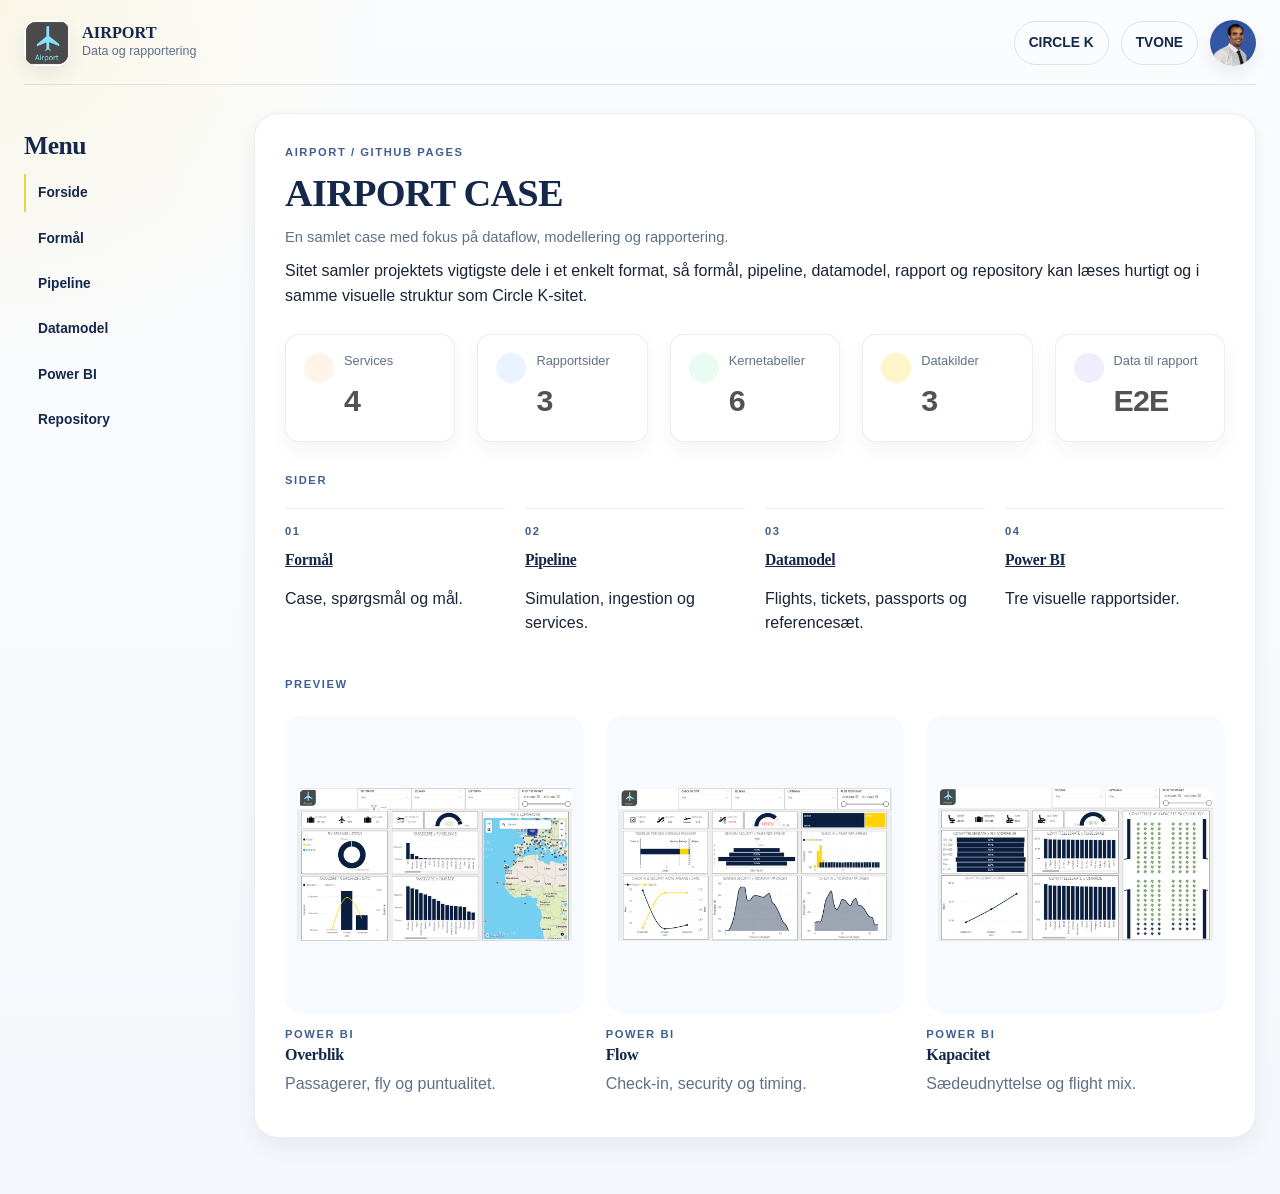
<file: site/index.html>
<!doctype html>
<html lang="da">
<head>
  <meta charset="utf-8" />
  <meta http-equiv="refresh" content="0; url=./html/index.html" />
  <meta name="viewport" content="width=device-width, initial-scale=1" />
  <title>AIRPORT</title>
</head>
<body>
  <p>Redirecting to <a href="./html/index.html">AIRPORT</a>...</p>
</body>
</html>
</file>
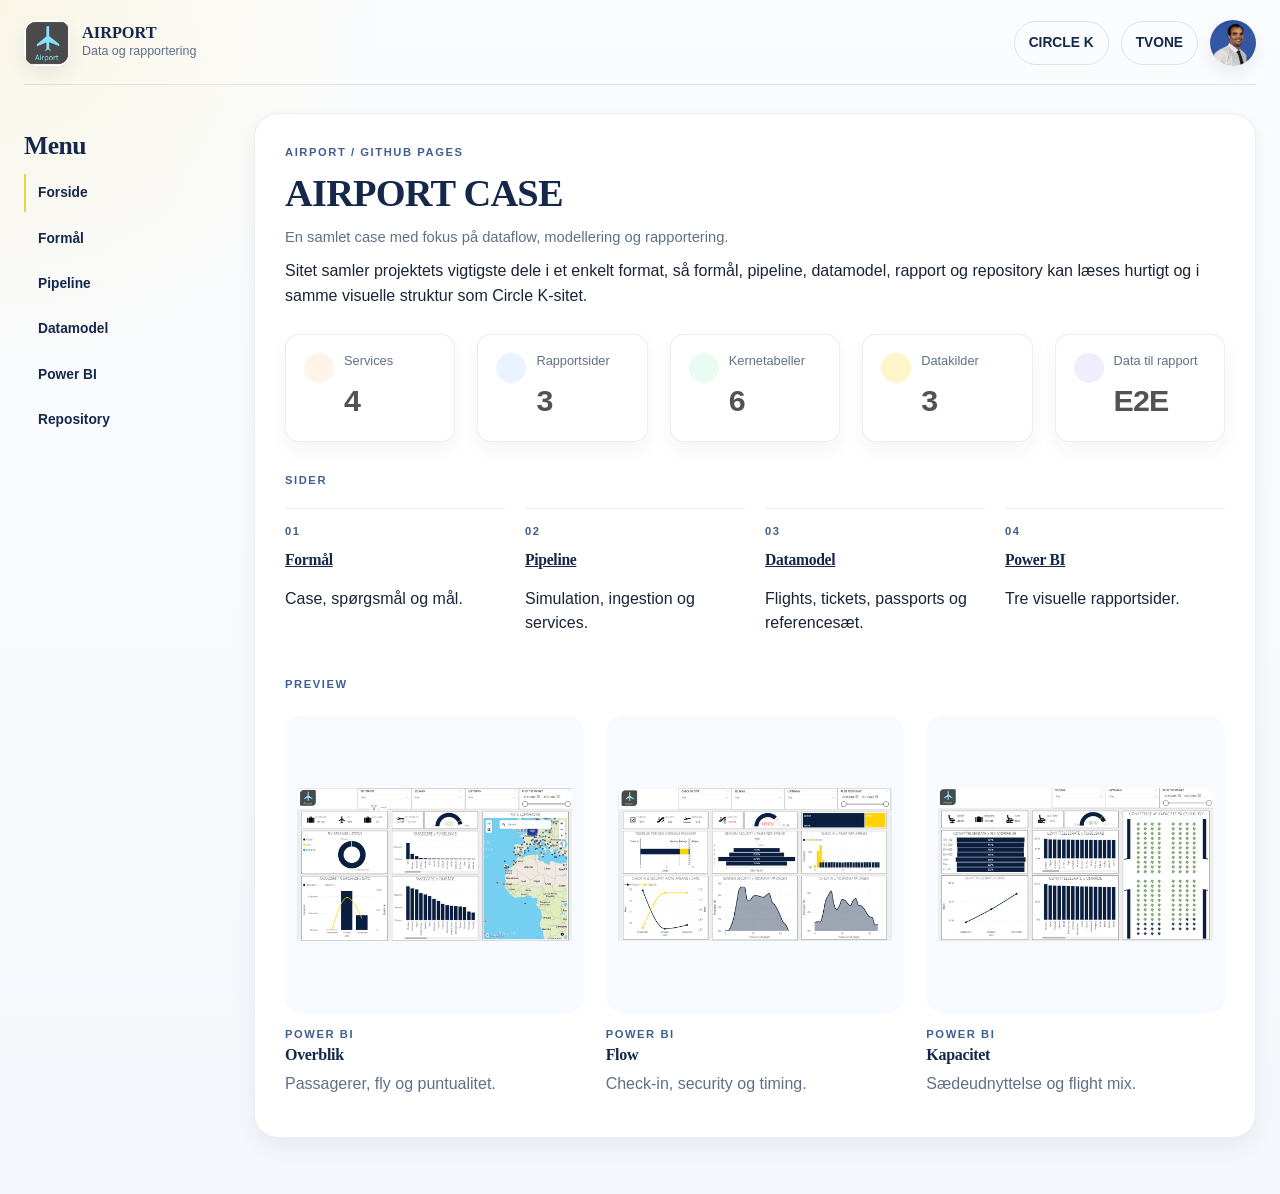
<file: site/html/index.html>
<!doctype html>
<html lang="da">
<head>
  <meta charset="utf-8" />
  <meta name="viewport" content="width=device-width, initial-scale=1" />
  <title>AIRPORT | Data- og rapporteringsprojekt</title>
  <meta name="description" content="GitHub Pages-site for AIRPORT-casen med formål, pipeline, datamodel, Power BI og repository." />
  <link rel="stylesheet" href="../css/base.css" />
  <link rel="stylesheet" href="../css/layout.css" />
  <link rel="stylesheet" href="../css/blocks.css" />
</head>
<body>
  <div class="site-shell">
    <header class="topbar">
      <a class="brand" href="./index.html">
        <img src="../assets/airport-logo.png" alt="Airport logo" />
        <div>
          <div class="brand-title">AIRPORT</div>
          <div class="brand-subtitle">Data og rapportering</div>
        </div>
      </a>
      <div class="topbar-actions">
        <a class="topbar-link" href="https://abrahimborgiprivat.github.io/Cirkle-K/html/index.html" target="_blank" rel="noreferrer">CIRCLE K</a>
        <a class="topbar-link" href="https://abrahimborgiprivat.github.io/TVONE/html/index.html" target="_blank" rel="noreferrer">TVONE</a>
        <img class="profile-avatar" src="../assets/AbrahimProfilePicture.jpg" alt="Abrahim profile" />
      </div>
    </header>

    <div class="page-layout">
      <aside class="side-menu">
        <h2 class="side-menu-title">Menu</h2>
        <nav class="side-nav" aria-label="Hovednavigation">
          <a class="topbar-link active" href="./index.html">Forside</a>
          <a class="topbar-link" href="./project-purpose.html">Formål</a>
          <a class="topbar-link" href="./architecture-pipeline.html">Pipeline</a>
          <a class="topbar-link" href="./data-model-simulation.html">Datamodel</a>
          <a class="topbar-link" href="./power-bi-report.html">Power BI</a>
          <a class="topbar-link" href="./technology-repository.html">Repository</a>
        </nav>
      </aside>

      <main class="content-column">
        <section class="hero">
          <div class="eyebrow">Airport / GitHub Pages</div>
          <h1>AIRPORT CASE</h1>
          <p class="lead">En samlet case med fokus på dataflow, modellering og rapportering.</p>
          <p>
            Sitet samler projektets vigtigste dele i et enkelt format, så formål, pipeline, datamodel,
            rapport og repository kan læses hurtigt og i samme visuelle struktur som Circle K-sitet.
          </p>

          <div class="stats-grid home-stats-grid">
            <div class="stat-card">
              <span>Services</span>
              <strong>4</strong>
            </div>
            <div class="stat-card">
              <span>Rapportsider</span>
              <strong>3</strong>
            </div>
            <div class="stat-card">
              <span>Kernetabeller</span>
              <strong>6</strong>
            </div>
            <div class="stat-card">
              <span>Datakilder</span>
              <strong>3</strong>
            </div>
            <div class="stat-card">
              <span>Data til rapport</span>
              <strong>E2E</strong>
            </div>
          </div>

          <div class="section-header">
            <div class="kicker">Sider</div>
          </div>

          <div class="simple-list">
            <div class="simple-list-item">
              <div class="tile-meta">01</div>
              <h3><a href="./project-purpose.html">Formål</a></h3>
              <p>Case, spørgsmål og mål.</p>
            </div>
            <div class="simple-list-item">
              <div class="tile-meta">02</div>
              <h3><a href="./architecture-pipeline.html">Pipeline</a></h3>
              <p>Simulation, ingestion og services.</p>
            </div>
            <div class="simple-list-item">
              <div class="tile-meta">03</div>
              <h3><a href="./data-model-simulation.html">Datamodel</a></h3>
              <p>Flights, tickets, passports og referencesæt.</p>
            </div>
            <div class="simple-list-item">
              <div class="tile-meta">04</div>
              <h3><a href="./power-bi-report.html">Power BI</a></h3>
              <p>Tre visuelle rapportsider.</p>
            </div>
          </div>

          <div class="section-header">
            <div class="kicker">Preview</div>
          </div>

          <div class="gallery-grid">
            <div class="gallery-card">
              <img src="../assets/pbi-page-1.png" alt="AIRPORT Power BI side 1" />
              <div class="gallery-copy">
                <div class="tile-meta">Power BI</div>
                <h3>Overblik</h3>
                <p>Passagerer, fly og puntualitet.</p>
              </div>
            </div>
            <div class="gallery-card">
              <img src="../assets/pbi-page-2.png" alt="AIRPORT Power BI side 2" />
              <div class="gallery-copy">
                <div class="tile-meta">Power BI</div>
                <h3>Flow</h3>
                <p>Check-in, security og timing.</p>
              </div>
            </div>
            <div class="gallery-card">
              <img src="../assets/pbi-page-3.png" alt="AIRPORT Power BI side 3" />
              <div class="gallery-copy">
                <div class="tile-meta">Power BI</div>
                <h3>Kapacitet</h3>
                <p>Sædeudnyttelse og flight mix.</p>
              </div>
            </div>
          </div>
        </section>
      </main>
    </div>
  </div>
</body>
</html>
</file>
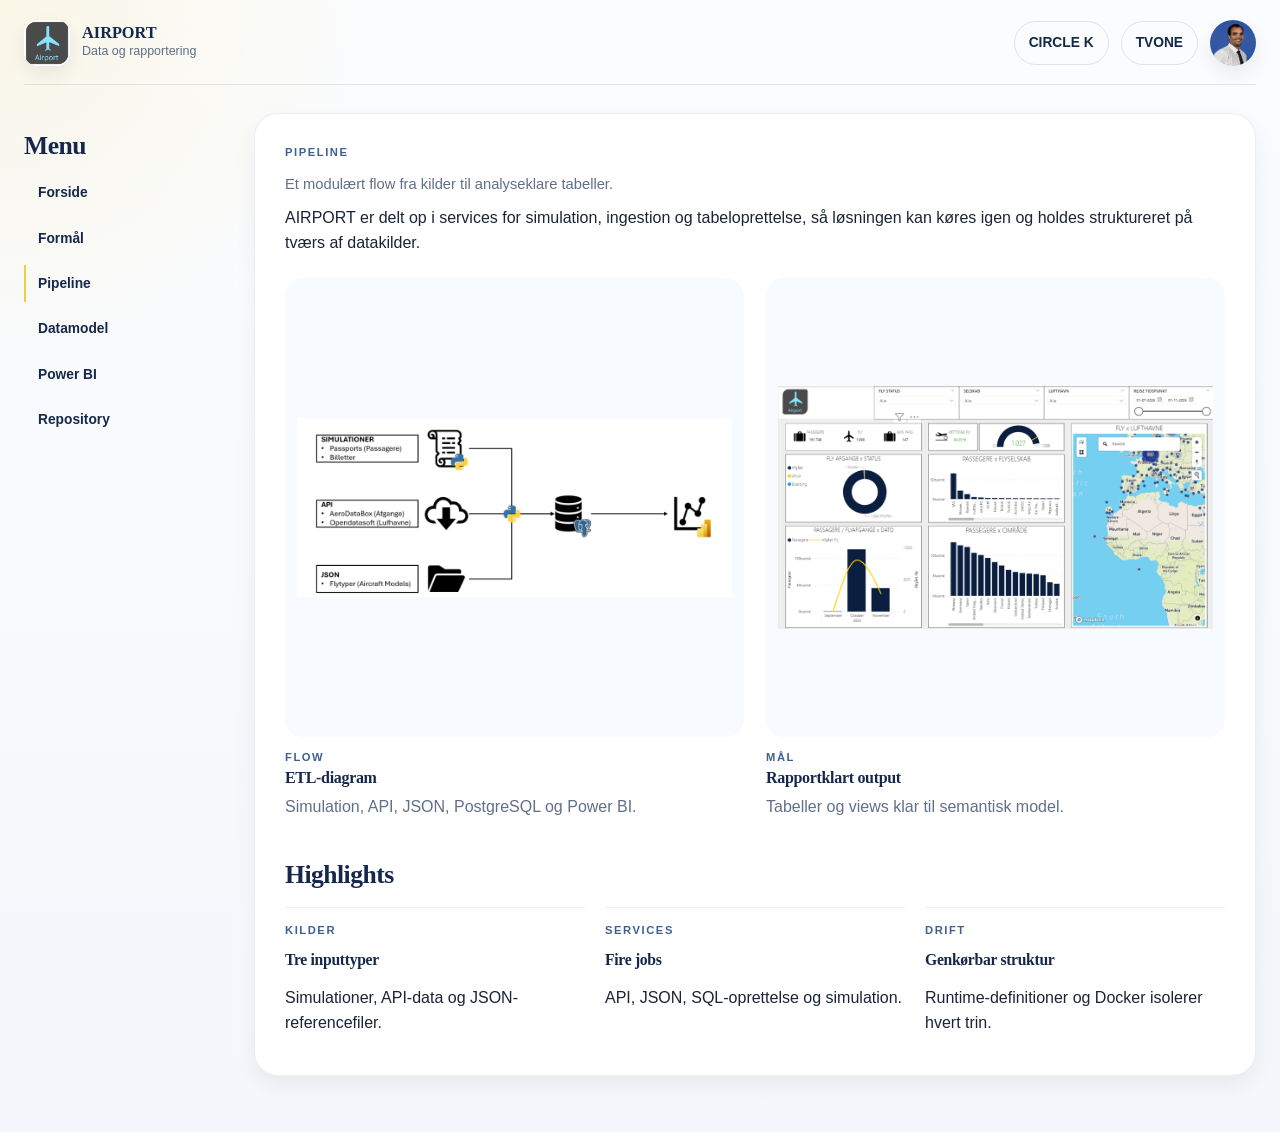
<file: site/html/architecture-pipeline.html>
<!doctype html>
<html lang="da">
<head>
  <meta charset="utf-8" />
  <meta name="viewport" content="width=device-width, initial-scale=1" />
  <title>AIRPORT | Pipeline</title>
  <meta name="description" content="Pipeline og ETL-arkitektur for AIRPORT-projektet." />
  <link rel="stylesheet" href="../css/base.css" />
  <link rel="stylesheet" href="../css/layout.css" />
  <link rel="stylesheet" href="../css/blocks.css" />
</head>
<body>
  <div class="site-shell">
    <header class="topbar">
      <a class="brand" href="./index.html">
        <img src="../assets/airport-logo.png" alt="Airport logo" />
        <div>
          <div class="brand-title">AIRPORT</div>
          <div class="brand-subtitle">Data og rapportering</div>
        </div>
      </a>
      <div class="topbar-actions">
        <a class="topbar-link" href="https://abrahimborgiprivat.github.io/Cirkle-K/html/index.html" target="_blank" rel="noreferrer">CIRCLE K</a>
        <a class="topbar-link" href="https://abrahimborgiprivat.github.io/TVONE/html/index.html" target="_blank" rel="noreferrer">TVONE</a>
        <img class="profile-avatar" src="../assets/AbrahimProfilePicture.jpg" alt="Abrahim profile" />
      </div>
    </header>

    <div class="page-layout">
      <aside class="side-menu">
        <h2 class="side-menu-title">Menu</h2>
        <nav class="side-nav" aria-label="Hovednavigation">
          <a class="topbar-link" href="./index.html">Forside</a>
          <a class="topbar-link" href="./project-purpose.html">Formål</a>
          <a class="topbar-link active" href="./architecture-pipeline.html">Pipeline</a>
          <a class="topbar-link" href="./data-model-simulation.html">Datamodel</a>
          <a class="topbar-link" href="./power-bi-report.html">Power BI</a>
          <a class="topbar-link" href="./technology-repository.html">Repository</a>
        </nav>
      </aside>

      <main class="content-column">
        <section class="page-hero">
          <div class="page-meta">Pipeline</div>
          <p class="lead">Et modulært flow fra kilder til analyseklare tabeller.</p>
          <p>
            AIRPORT er delt op i services for simulation, ingestion og tabeloprettelse,
            så løsningen kan køres igen og holdes struktureret på tværs af datakilder.
          </p>

          <div class="gallery-grid two">
            <div class="gallery-card">
              <img src="../assets/etl.png" alt="AIRPORT ETL pipeline" />
              <div class="gallery-copy">
                <div class="tile-meta">Flow</div>
                <h3>ETL-diagram</h3>
                <p>Simulation, API, JSON, PostgreSQL og Power BI.</p>
              </div>
            </div>
            <div class="gallery-card">
              <img src="../assets/pbi-page-1.png" alt="AIRPORT overview page" />
              <div class="gallery-copy">
                <div class="tile-meta">Mål</div>
                <h3>Rapportklart output</h3>
                <p>Tabeller og views klar til semantisk model.</p>
              </div>
            </div>
          </div>

          <div class="section-header">
            <h2>Highlights</h2>
          </div>

          <div class="simple-list">
            <div class="simple-list-item">
              <div class="tile-meta">Kilder</div>
              <h3>Tre inputtyper</h3>
              <p>Simulationer, API-data og JSON-referencefiler.</p>
            </div>
            <div class="simple-list-item">
              <div class="tile-meta">Services</div>
              <h3>Fire jobs</h3>
              <p>API, JSON, SQL-oprettelse og simulation.</p>
            </div>
            <div class="simple-list-item">
              <div class="tile-meta">Drift</div>
              <h3>Genkørbar struktur</h3>
              <p>Runtime-definitioner og Docker isolerer hvert trin.</p>
            </div>
          </div>
        </section>
      </main>
    </div>
  </div>
</body>
</html>
</file>
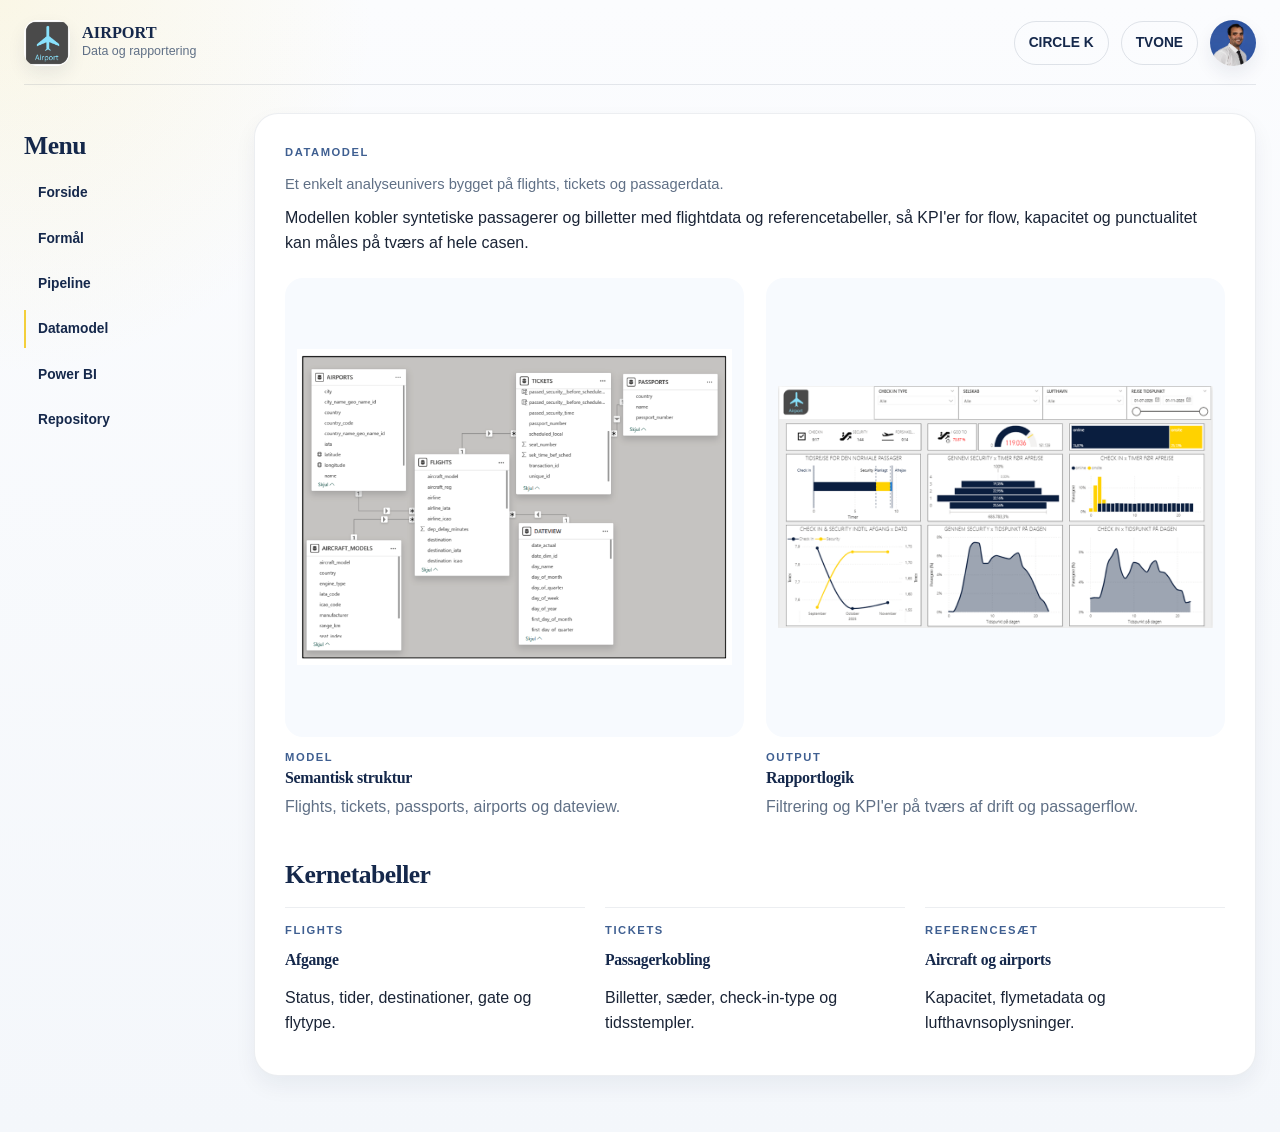
<file: site/html/data-model-simulation.html>
<!doctype html>
<html lang="da">
<head>
  <meta charset="utf-8" />
  <meta name="viewport" content="width=device-width, initial-scale=1" />
  <title>AIRPORT | Datamodel</title>
  <meta name="description" content="Datamodel og syntetiske data i AIRPORT-projektet." />
  <link rel="stylesheet" href="../css/base.css" />
  <link rel="stylesheet" href="../css/layout.css" />
  <link rel="stylesheet" href="../css/blocks.css" />
</head>
<body>
  <div class="site-shell">
    <header class="topbar">
      <a class="brand" href="./index.html">
        <img src="../assets/airport-logo.png" alt="Airport logo" />
        <div>
          <div class="brand-title">AIRPORT</div>
          <div class="brand-subtitle">Data og rapportering</div>
        </div>
      </a>
      <div class="topbar-actions">
        <a class="topbar-link" href="https://abrahimborgiprivat.github.io/Cirkle-K/html/index.html" target="_blank" rel="noreferrer">CIRCLE K</a>
        <a class="topbar-link" href="https://abrahimborgiprivat.github.io/TVONE/html/index.html" target="_blank" rel="noreferrer">TVONE</a>
        <img class="profile-avatar" src="../assets/AbrahimProfilePicture.jpg" alt="Abrahim profile" />
      </div>
    </header>

    <div class="page-layout">
      <aside class="side-menu">
        <h2 class="side-menu-title">Menu</h2>
        <nav class="side-nav" aria-label="Hovednavigation">
          <a class="topbar-link" href="./index.html">Forside</a>
          <a class="topbar-link" href="./project-purpose.html">Formål</a>
          <a class="topbar-link" href="./architecture-pipeline.html">Pipeline</a>
          <a class="topbar-link active" href="./data-model-simulation.html">Datamodel</a>
          <a class="topbar-link" href="./power-bi-report.html">Power BI</a>
          <a class="topbar-link" href="./technology-repository.html">Repository</a>
        </nav>
      </aside>

      <main class="content-column">
        <section class="page-hero">
          <div class="page-meta">Datamodel</div>
          <p class="lead">Et enkelt analyseunivers bygget på flights, tickets og passagerdata.</p>
          <p>
            Modellen kobler syntetiske passagerer og billetter med flightdata og referencetabeller,
            så KPI'er for flow, kapacitet og punctualitet kan måles på tværs af hele casen.
          </p>

          <div class="gallery-grid two">
            <div class="gallery-card">
              <img src="../assets/semanticmodel.png" alt="Semantisk model for AIRPORT" />
              <div class="gallery-copy">
                <div class="tile-meta">Model</div>
                <h3>Semantisk struktur</h3>
                <p>Flights, tickets, passports, airports og dateview.</p>
              </div>
            </div>
            <div class="gallery-card">
              <img src="../assets/pbi-page-2.png" alt="AIRPORT flow page" />
              <div class="gallery-copy">
                <div class="tile-meta">Output</div>
                <h3>Rapportlogik</h3>
                <p>Filtrering og KPI'er på tværs af drift og passagerflow.</p>
              </div>
            </div>
          </div>

          <div class="section-header">
            <h2>Kernetabeller</h2>
          </div>

          <div class="simple-list">
            <div class="simple-list-item">
              <div class="tile-meta">Flights</div>
              <h3>Afgange</h3>
              <p>Status, tider, destinationer, gate og flytype.</p>
            </div>
            <div class="simple-list-item">
              <div class="tile-meta">Tickets</div>
              <h3>Passagerkobling</h3>
              <p>Billetter, sæder, check-in-type og tidsstempler.</p>
            </div>
            <div class="simple-list-item">
              <div class="tile-meta">Referencesæt</div>
              <h3>Aircraft og airports</h3>
              <p>Kapacitet, flymetadata og lufthavnsoplysninger.</p>
            </div>
          </div>
        </section>
      </main>
    </div>
  </div>
</body>
</html>
</file>
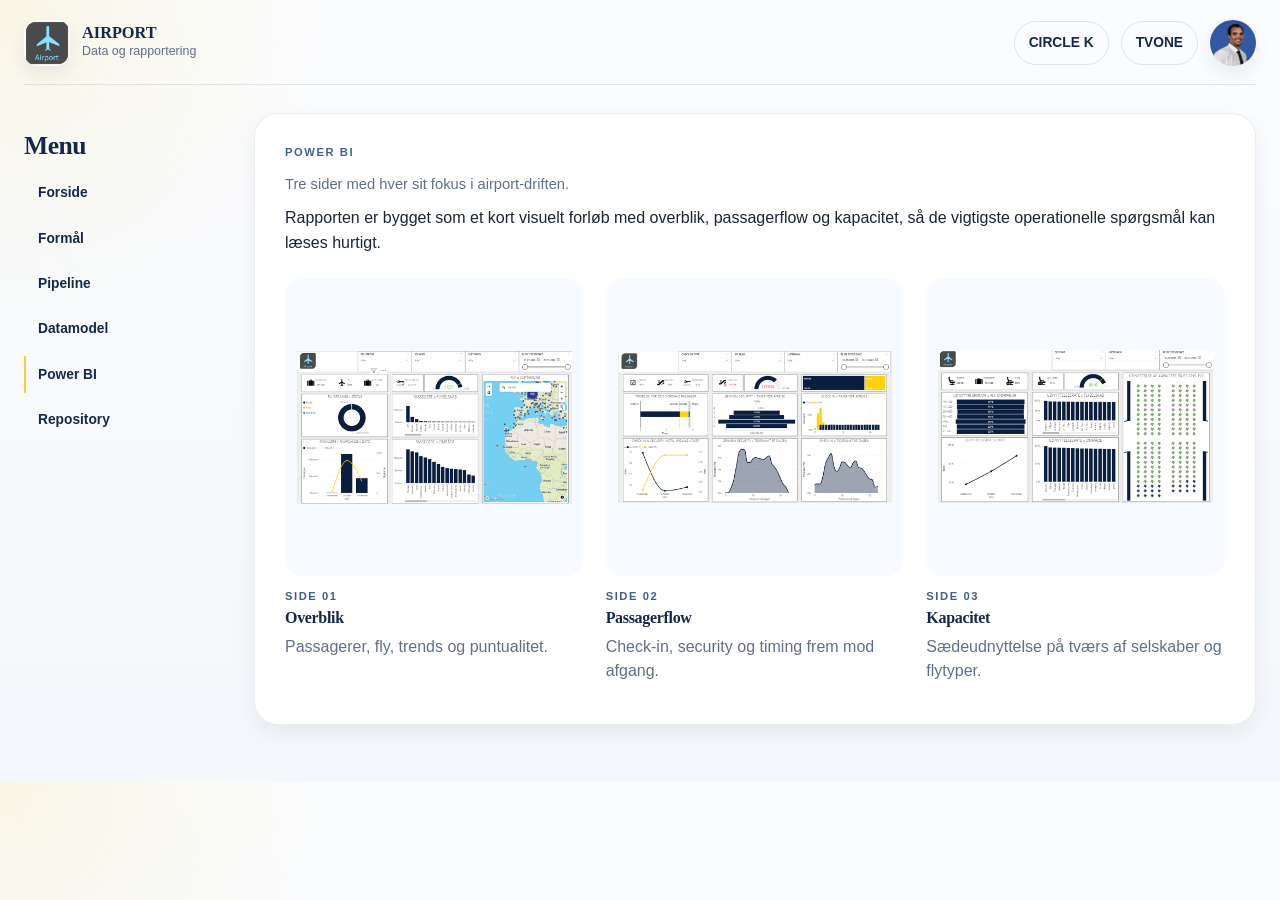
<file: site/html/power-bi-report.html>
<!doctype html>
<html lang="da">
<head>
  <meta charset="utf-8" />
  <meta name="viewport" content="width=device-width, initial-scale=1" />
  <title>AIRPORT | Power BI</title>
  <meta name="description" content="Power BI-siderne i AIRPORT-projektet." />
  <link rel="stylesheet" href="../css/base.css" />
  <link rel="stylesheet" href="../css/layout.css" />
  <link rel="stylesheet" href="../css/blocks.css" />
</head>
<body>
  <div class="site-shell">
    <header class="topbar">
      <a class="brand" href="./index.html">
        <img src="../assets/airport-logo.png" alt="Airport logo" />
        <div>
          <div class="brand-title">AIRPORT</div>
          <div class="brand-subtitle">Data og rapportering</div>
        </div>
      </a>
      <div class="topbar-actions">
        <a class="topbar-link" href="https://abrahimborgiprivat.github.io/Cirkle-K/html/index.html" target="_blank" rel="noreferrer">CIRCLE K</a>
        <a class="topbar-link" href="https://abrahimborgiprivat.github.io/TVONE/html/index.html" target="_blank" rel="noreferrer">TVONE</a>
        <img class="profile-avatar" src="../assets/AbrahimProfilePicture.jpg" alt="Abrahim profile" />
      </div>
    </header>

    <div class="page-layout">
      <aside class="side-menu">
        <h2 class="side-menu-title">Menu</h2>
        <nav class="side-nav" aria-label="Hovednavigation">
          <a class="topbar-link" href="./index.html">Forside</a>
          <a class="topbar-link" href="./project-purpose.html">Formål</a>
          <a class="topbar-link" href="./architecture-pipeline.html">Pipeline</a>
          <a class="topbar-link" href="./data-model-simulation.html">Datamodel</a>
          <a class="topbar-link active" href="./power-bi-report.html">Power BI</a>
          <a class="topbar-link" href="./technology-repository.html">Repository</a>
        </nav>
      </aside>

      <main class="content-column">
        <section class="page-hero">
          <div class="page-meta">Power BI</div>
          <p class="lead">Tre sider med hver sit fokus i airport-driften.</p>
          <p>
            Rapporten er bygget som et kort visuelt forløb med overblik, passagerflow og kapacitet,
            så de vigtigste operationelle spørgsmål kan læses hurtigt.
          </p>

          <div class="gallery-grid">
            <div class="gallery-card">
              <img src="../assets/pbi-page-1.png" alt="AIRPORT Power BI side 1" />
              <div class="gallery-copy">
                <div class="tile-meta">Side 01</div>
                <h3>Overblik</h3>
                <p>Passagerer, fly, trends og puntualitet.</p>
              </div>
            </div>
            <div class="gallery-card">
              <img src="../assets/pbi-page-2.png" alt="AIRPORT Power BI side 2" />
              <div class="gallery-copy">
                <div class="tile-meta">Side 02</div>
                <h3>Passagerflow</h3>
                <p>Check-in, security og timing frem mod afgang.</p>
              </div>
            </div>
            <div class="gallery-card">
              <img src="../assets/pbi-page-3.png" alt="AIRPORT Power BI side 3" />
              <div class="gallery-copy">
                <div class="tile-meta">Side 03</div>
                <h3>Kapacitet</h3>
                <p>Sædeudnyttelse på tværs af selskaber og flytyper.</p>
              </div>
            </div>
          </div>
        </section>
      </main>
    </div>
  </div>
</body>
</html>
</file>
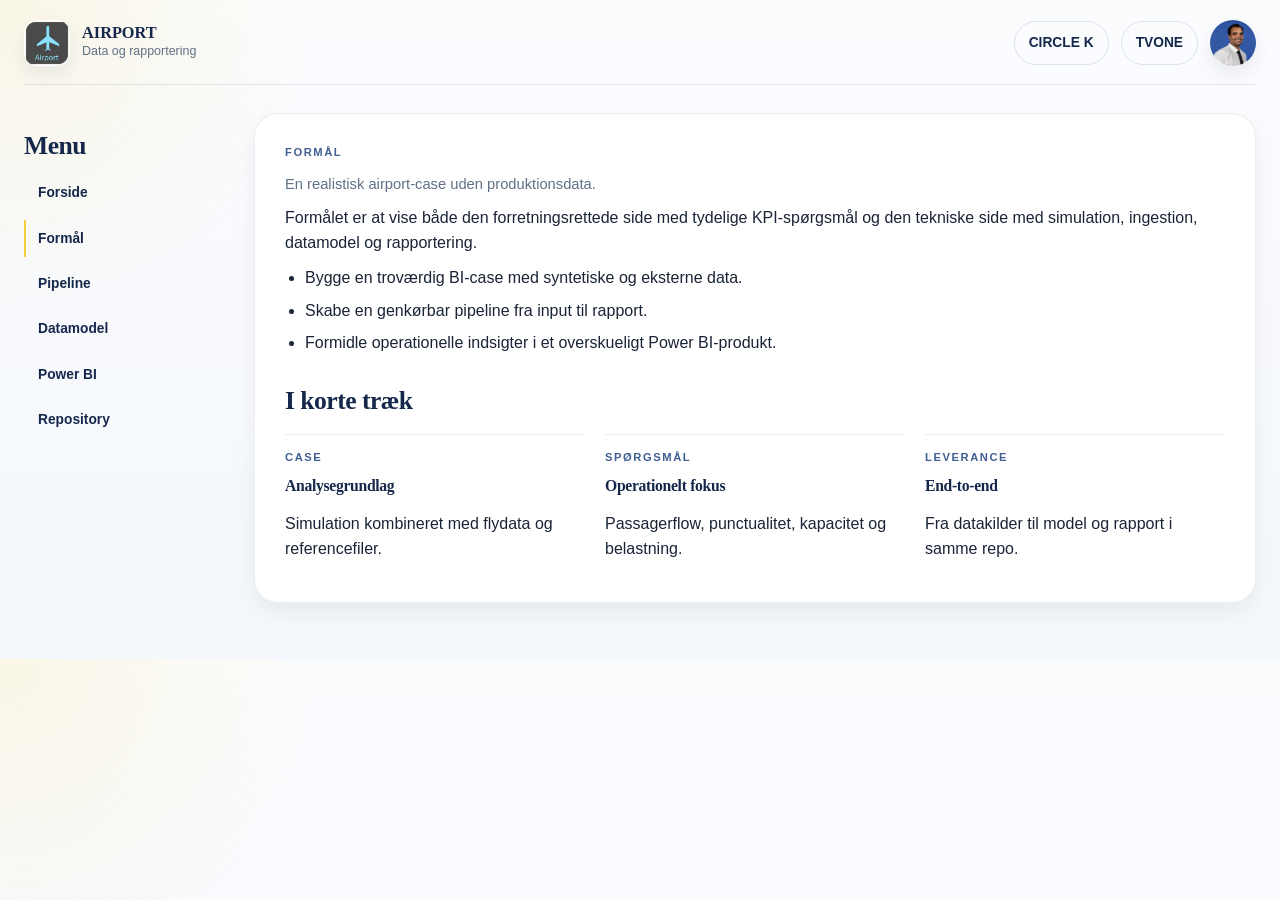
<file: site/html/project-purpose.html>
<!doctype html>
<html lang="da">
<head>
  <meta charset="utf-8" />
  <meta name="viewport" content="width=device-width, initial-scale=1" />
  <title>AIRPORT | Formål</title>
  <meta name="description" content="Formål og forretningsspørgsmål for AIRPORT-projektet." />
  <link rel="stylesheet" href="../css/base.css" />
  <link rel="stylesheet" href="../css/layout.css" />
  <link rel="stylesheet" href="../css/blocks.css" />
</head>
<body>
  <div class="site-shell">
    <header class="topbar">
      <a class="brand" href="./index.html">
        <img src="../assets/airport-logo.png" alt="Airport logo" />
        <div>
          <div class="brand-title">AIRPORT</div>
          <div class="brand-subtitle">Data og rapportering</div>
        </div>
      </a>
      <div class="topbar-actions">
        <a class="topbar-link" href="https://abrahimborgiprivat.github.io/Cirkle-K/html/index.html" target="_blank" rel="noreferrer">CIRCLE K</a>
        <a class="topbar-link" href="https://abrahimborgiprivat.github.io/TVONE/html/index.html" target="_blank" rel="noreferrer">TVONE</a>
        <img class="profile-avatar" src="../assets/AbrahimProfilePicture.jpg" alt="Abrahim profile" />
      </div>
    </header>

    <div class="page-layout">
      <aside class="side-menu">
        <h2 class="side-menu-title">Menu</h2>
        <nav class="side-nav" aria-label="Hovednavigation">
          <a class="topbar-link" href="./index.html">Forside</a>
          <a class="topbar-link active" href="./project-purpose.html">Formål</a>
          <a class="topbar-link" href="./architecture-pipeline.html">Pipeline</a>
          <a class="topbar-link" href="./data-model-simulation.html">Datamodel</a>
          <a class="topbar-link" href="./power-bi-report.html">Power BI</a>
          <a class="topbar-link" href="./technology-repository.html">Repository</a>
        </nav>
      </aside>

      <main class="content-column">
        <section class="page-hero">
          <div class="page-meta">Formål</div>
          <p class="lead">En realistisk airport-case uden produktionsdata.</p>
          <p>
            Formålet er at vise både den forretningsrettede side med tydelige KPI-spørgsmål
            og den tekniske side med simulation, ingestion, datamodel og rapportering.
          </p>

          <ul>
            <li>Bygge en troværdig BI-case med syntetiske og eksterne data.</li>
            <li>Skabe en genkørbar pipeline fra input til rapport.</li>
            <li>Formidle operationelle indsigter i et overskueligt Power BI-produkt.</li>
          </ul>

          <div class="section-header">
            <h2>I korte træk</h2>
          </div>

          <div class="simple-list">
            <div class="simple-list-item">
              <div class="tile-meta">Case</div>
              <h3>Analysegrundlag</h3>
              <p>Simulation kombineret med flydata og referencefiler.</p>
            </div>
            <div class="simple-list-item">
              <div class="tile-meta">Spørgsmål</div>
              <h3>Operationelt fokus</h3>
              <p>Passagerflow, punctualitet, kapacitet og belastning.</p>
            </div>
            <div class="simple-list-item">
              <div class="tile-meta">Leverance</div>
              <h3>End-to-end</h3>
              <p>Fra datakilder til model og rapport i samme repo.</p>
            </div>
          </div>
        </section>
      </main>
    </div>
  </div>
</body>
</html>
</file>
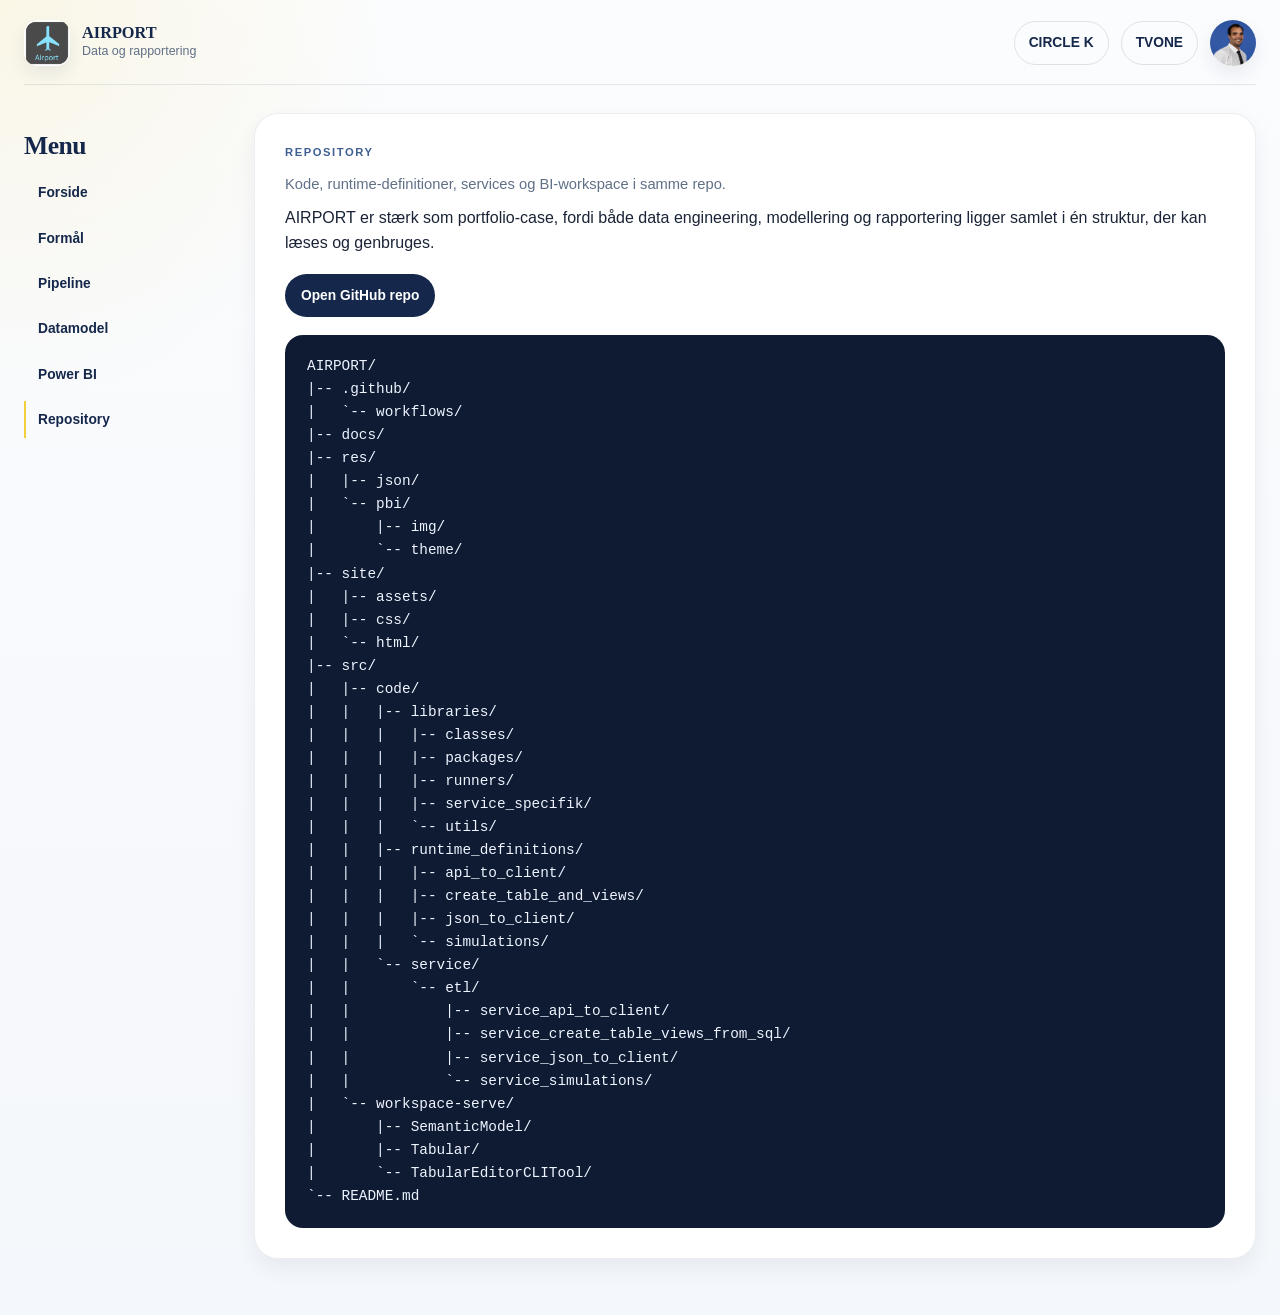
<file: site/html/technology-repository.html>
<!doctype html>
<html lang="da">
<head>
  <meta charset="utf-8" />
  <meta name="viewport" content="width=device-width, initial-scale=1" />
  <title>AIRPORT | Repository</title>
  <meta name="description" content="Teknologi og repository-struktur for AIRPORT-projektet." />
  <link rel="stylesheet" href="../css/base.css" />
  <link rel="stylesheet" href="../css/layout.css" />
  <link rel="stylesheet" href="../css/blocks.css" />
</head>
<body>
  <div class="site-shell">
    <header class="topbar">
      <a class="brand" href="./index.html">
        <img src="../assets/airport-logo.png" alt="Airport logo" />
        <div>
          <div class="brand-title">AIRPORT</div>
          <div class="brand-subtitle">Data og rapportering</div>
        </div>
      </a>
      <div class="topbar-actions">
        <a class="topbar-link" href="https://abrahimborgiprivat.github.io/Cirkle-K/html/index.html" target="_blank" rel="noreferrer">CIRCLE K</a>
        <a class="topbar-link" href="https://abrahimborgiprivat.github.io/TVONE/html/index.html" target="_blank" rel="noreferrer">TVONE</a>
        <img class="profile-avatar" src="../assets/AbrahimProfilePicture.jpg" alt="Abrahim profile" />
      </div>
    </header>

    <div class="page-layout">
      <aside class="side-menu">
        <h2 class="side-menu-title">Menu</h2>
        <nav class="side-nav" aria-label="Hovednavigation">
          <a class="topbar-link" href="./index.html">Forside</a>
          <a class="topbar-link" href="./project-purpose.html">Formål</a>
          <a class="topbar-link" href="./architecture-pipeline.html">Pipeline</a>
          <a class="topbar-link" href="./data-model-simulation.html">Datamodel</a>
          <a class="topbar-link" href="./power-bi-report.html">Power BI</a>
          <a class="topbar-link active" href="./technology-repository.html">Repository</a>
        </nav>
      </aside>

      <main class="content-column">
        <section class="page-hero">
          <div class="page-meta">Repository</div>
          <p class="lead">Kode, runtime-definitioner, services og BI-workspace i samme repo.</p>
          <p>
            AIRPORT er stærk som portfolio-case, fordi både data engineering, modellering og rapportering
            ligger samlet i én struktur, der kan læses og genbruges.
          </p>

          <div class="button-row">
            <a class="button button-primary" href="https://github.com/AbrahimBorgiPrivat/AIRPORT" target="_blank" rel="noreferrer">Open GitHub repo</a>
          </div>

          <pre class="repo-tree"><code>AIRPORT/
|-- .github/
|   `-- workflows/
|-- docs/
|-- res/
|   |-- json/
|   `-- pbi/
|       |-- img/
|       `-- theme/
|-- site/
|   |-- assets/
|   |-- css/
|   `-- html/
|-- src/
|   |-- code/
|   |   |-- libraries/
|   |   |   |-- classes/
|   |   |   |-- packages/
|   |   |   |-- runners/
|   |   |   |-- service_specifik/
|   |   |   `-- utils/
|   |   |-- runtime_definitions/
|   |   |   |-- api_to_client/
|   |   |   |-- create_table_and_views/
|   |   |   |-- json_to_client/
|   |   |   `-- simulations/
|   |   `-- service/
|   |       `-- etl/
|   |           |-- service_api_to_client/
|   |           |-- service_create_table_views_from_sql/
|   |           |-- service_json_to_client/
|   |           `-- service_simulations/
|   `-- workspace-serve/
|       |-- SemanticModel/
|       |-- Tabular/
|       `-- TabularEditorCLITool/
`-- README.md</code></pre>
        </section>
      </main>
    </div>
  </div>
</body>
</html>
</file>
<file: site/css/base.css>
:root {
  --ap-navy: #15284b;
  --ap-navy-soft: #3f5f91;
  --ap-ink: #1a2436;
  --ap-muted: #607086;
  --ap-line: #d5deea;
  --ap-paper: #ffffff;
  --ap-bg: #f4f7fb;
  --ap-gold: #f3cf3b;
  --ap-gold-soft: #fff5cb;
  --shadow-lg: 0 18px 38px rgba(21, 40, 75, 0.08);
  --shadow-sm: 0 10px 22px rgba(21, 40, 75, 0.06);
}

* {
  box-sizing: border-box;
}

html {
  scroll-behavior: smooth;
}

body {
  background:
    radial-gradient(circle at top left, rgba(243, 207, 59, 0.12), transparent 22%),
    linear-gradient(180deg, #fbfcfe 0%, var(--ap-bg) 100%);
  color: var(--ap-ink);
  font-family: "Segoe UI", "Trebuchet MS", sans-serif;
  line-height: 1.55;
  margin: 0;
}

a {
  color: inherit;
}

img {
  display: block;
  max-width: 100%;
}

h1,
h2,
h3 {
  color: var(--ap-navy);
  font-family: Georgia, "Times New Roman", serif;
  letter-spacing: -0.02em;
  margin: 0;
}

h1 {
  font-size: clamp(1.7rem, 3.8vw, 2.4rem);
  line-height: 1.06;
  margin-bottom: 12px;
}

h2 {
  font-size: clamp(1.2rem, 2.4vw, 1.6rem);
  line-height: 1.15;
  margin-bottom: 8px;
}

h3 {
  font-size: 0.98rem;
  margin-bottom: 6px;
}

p {
  margin: 0 0 10px;
}

ul {
  margin: 0;
  padding-left: 20px;
}

li {
  margin-bottom: 8px;
}

code,
pre {
  font-family: Consolas, "Courier New", monospace;
}

.lead {
  color: var(--ap-muted);
  font-size: 0.92rem;
  max-width: 58ch;
}

.eyebrow,
.kicker,
.page-meta,
.tile-meta {
  color: var(--ap-navy-soft);
  font-size: 0.7rem;
  font-weight: 800;
  letter-spacing: 0.14em;
  text-transform: uppercase;
}

.eyebrow,
.kicker,
.page-meta {
  margin-bottom: 12px;
}
</file>
<file: site/css/layout.css>
.site-shell {
  margin: 0 auto;
  max-width: 1320px;
  padding: 0 24px 56px;
}

.topbar {
  align-items: center;
  background: transparent;
  border-bottom: 1px solid rgba(21, 40, 75, 0.1);
  display: flex;
  justify-content: space-between;
  margin-bottom: 28px;
  padding: 20px 0 18px;
  position: sticky;
  top: 0;
  z-index: 20;
}

.topbar-actions {
  align-items: center;
  display: flex;
  gap: 12px;
}

.brand {
  align-items: center;
  display: flex;
  gap: 12px;
  text-decoration: none;
}

.brand img {
  border-radius: 14px;
  box-shadow: 0 8px 18px rgba(21, 40, 75, 0.08);
  height: 46px;
  width: 46px;
}

.brand-title {
  color: var(--ap-navy);
  font-family: Georgia, "Times New Roman", serif;
  font-size: 1.02rem;
  font-weight: 700;
  line-height: 1.1;
}

.brand-subtitle {
  color: var(--ap-muted);
  font-size: 0.78rem;
}

.topbar-link {
  border: 1px solid rgba(21, 40, 75, 0.12);
  border-radius: 999px;
  color: var(--ap-navy);
  font-size: 0.86rem;
  font-weight: 700;
  padding: 10px 14px;
  text-decoration: none;
}

.topbar-link.active {
  border-color: rgba(243, 207, 59, 0.5);
  color: var(--ap-navy);
}

.profile-avatar {
  border-radius: 999px;
  box-shadow: 0 8px 18px rgba(21, 40, 75, 0.08);
  height: 46px;
  object-fit: cover;
  width: 46px;
}

.page-layout {
  display: grid;
  gap: 40px;
  grid-template-columns: 190px minmax(0, 1fr);
}

.side-menu {
  padding-top: 18px;
}

.side-menu-title {
  color: var(--ap-navy);
  font-family: Georgia, "Times New Roman", serif;
  font-size: 1.6rem;
  margin: 0 0 14px;
}

.side-nav {
  display: grid;
  gap: 8px;
}

.side-nav .topbar-link {
  background: transparent;
  border: 0;
  border-left: 2px solid transparent;
  border-radius: 0;
  box-shadow: none;
  padding: 8px 0 8px 12px;
}

.side-nav .topbar-link:hover {
  box-shadow: none;
  transform: none;
}

.side-nav .topbar-link.active {
  border-left-color: var(--ap-gold);
}

.content-column {
  min-width: 0;
}

.button-row {
  display: flex;
  flex-wrap: wrap;
  gap: 12px;
  margin-top: 18px;
}

.simple-list {
  display: grid;
  gap: 20px;
  grid-template-columns: repeat(auto-fit, minmax(200px, 1fr));
  margin-top: 18px;
}

.simple-list-item {
  align-content: start;
  border-top: 1px solid rgba(21, 40, 75, 0.08);
  display: grid;
  gap: 8px;
  padding-top: 14px;
}

@media (max-width: 980px) {
  .page-layout {
    gap: 24px;
    grid-template-columns: 1fr;
  }

  .side-menu {
    padding-top: 0;
  }

  .side-nav {
    grid-template-columns: repeat(2, minmax(0, 1fr));
  }
}

@media (max-width: 760px) {
  .site-shell {
    padding-inline: 14px;
  }

  .topbar {
    align-items: flex-start;
    flex-direction: column;
    gap: 14px;
  }

  .topbar-actions {
    justify-content: space-between;
    width: 100%;
  }

  .side-nav {
    grid-template-columns: 1fr;
  }

  .simple-list {
    gap: 16px;
    grid-template-columns: 1fr;
  }
}
</file>
<file: site/css/blocks.css>
.hero,
.page-hero {
  background: var(--ap-paper);
  border: 1px solid rgba(21, 40, 75, 0.08);
  border-radius: 24px;
  box-shadow: var(--shadow-sm);
  overflow: hidden;
  padding: 30px;
}

.page-hero {
  margin-bottom: 0;
}

.button {
  border-radius: 999px;
  font-size: 0.86rem;
  font-weight: 800;
  padding: 11px 16px;
  text-decoration: none;
  transition: transform 0.18s ease, box-shadow 0.18s ease;
}

.button:hover,
.topbar-link:hover {
  box-shadow: 0 10px 20px rgba(21, 40, 75, 0.1);
  transform: translateY(-1px);
}

.button-primary {
  background: var(--ap-navy);
  color: #fff;
}

.button-secondary {
  background: #fff;
  border: 1px solid var(--ap-line);
  color: var(--ap-navy);
}

.stats-grid,
.gallery-grid {
  display: grid;
  gap: 22px;
}

.stats-grid {
  grid-template-columns: repeat(4, minmax(0, 1fr));
  margin-top: 26px;
}

.gallery-grid {
  grid-template-columns: repeat(3, minmax(0, 1fr));
  margin-top: 22px;
}

.gallery-grid.two {
  grid-template-columns: repeat(2, minmax(0, 1fr));
}

.home-stats-grid {
  grid-template-columns: repeat(5, minmax(0, 1fr));
}

.section-header {
  margin-top: 30px;
}

.gallery-card img {
  aspect-ratio: 1 / 1;
  background: #f7fafe;
  border-radius: 18px;
  object-fit: contain;
  padding: 12px;
  width: 100%;
}

.gallery-copy {
  padding-top: 12px;
}

.gallery-copy h3 {
  font-size: 1rem;
  margin-bottom: 4px;
}

.gallery-card p,
.stat-card span {
  color: var(--ap-muted);
}

.gallery-card {
  text-decoration: none;
}

.stat-card {
  background: #fff;
  border: 1px solid rgba(21, 40, 75, 0.08);
  border-radius: 14px;
  box-shadow: 0 8px 18px rgba(21, 40, 75, 0.05);
  display: grid;
  gap: 6px;
  min-height: 108px;
  padding: 16px 18px 16px 58px;
  position: relative;
}

.stat-card::before {
  background: #fff3ea;
  border-radius: 999px;
  content: "";
  height: 30px;
  left: 18px;
  position: absolute;
  top: 18px;
  width: 30px;
}

.stat-card:nth-child(2)::before {
  background: #eaf3ff;
}

.stat-card:nth-child(3)::before {
  background: #e9fbf2;
}

.stat-card:nth-child(4)::before {
  background: #fff5cb;
}

.stat-card:nth-child(5)::before {
  background: #f2ecff;
}

.stat-card strong {
  color: #535353;
  display: block;
  font-family: "Segoe UI", "Trebuchet MS", sans-serif;
  font-size: 1.9rem;
  font-weight: 700;
  letter-spacing: -0.03em;
  line-height: 1.05;
  margin: 0;
}

.stat-card span {
  font-size: 0.8rem;
  font-weight: 400;
  margin: 0;
}

.repo-tree {
  background: #0f1b33;
  border-radius: 18px;
  color: #eef4ff;
  font-size: 0.9rem;
  line-height: 1.6;
  margin: 18px 0 0;
  overflow-x: auto;
  padding: 20px 22px;
  white-space: pre;
}

@media (max-width: 980px) {
  .stats-grid,
  .gallery-grid,
  .gallery-grid.two {
    grid-template-columns: 1fr;
  }

  .home-stats-grid {
    grid-template-columns: repeat(2, minmax(0, 1fr));
  }
}
</file>
